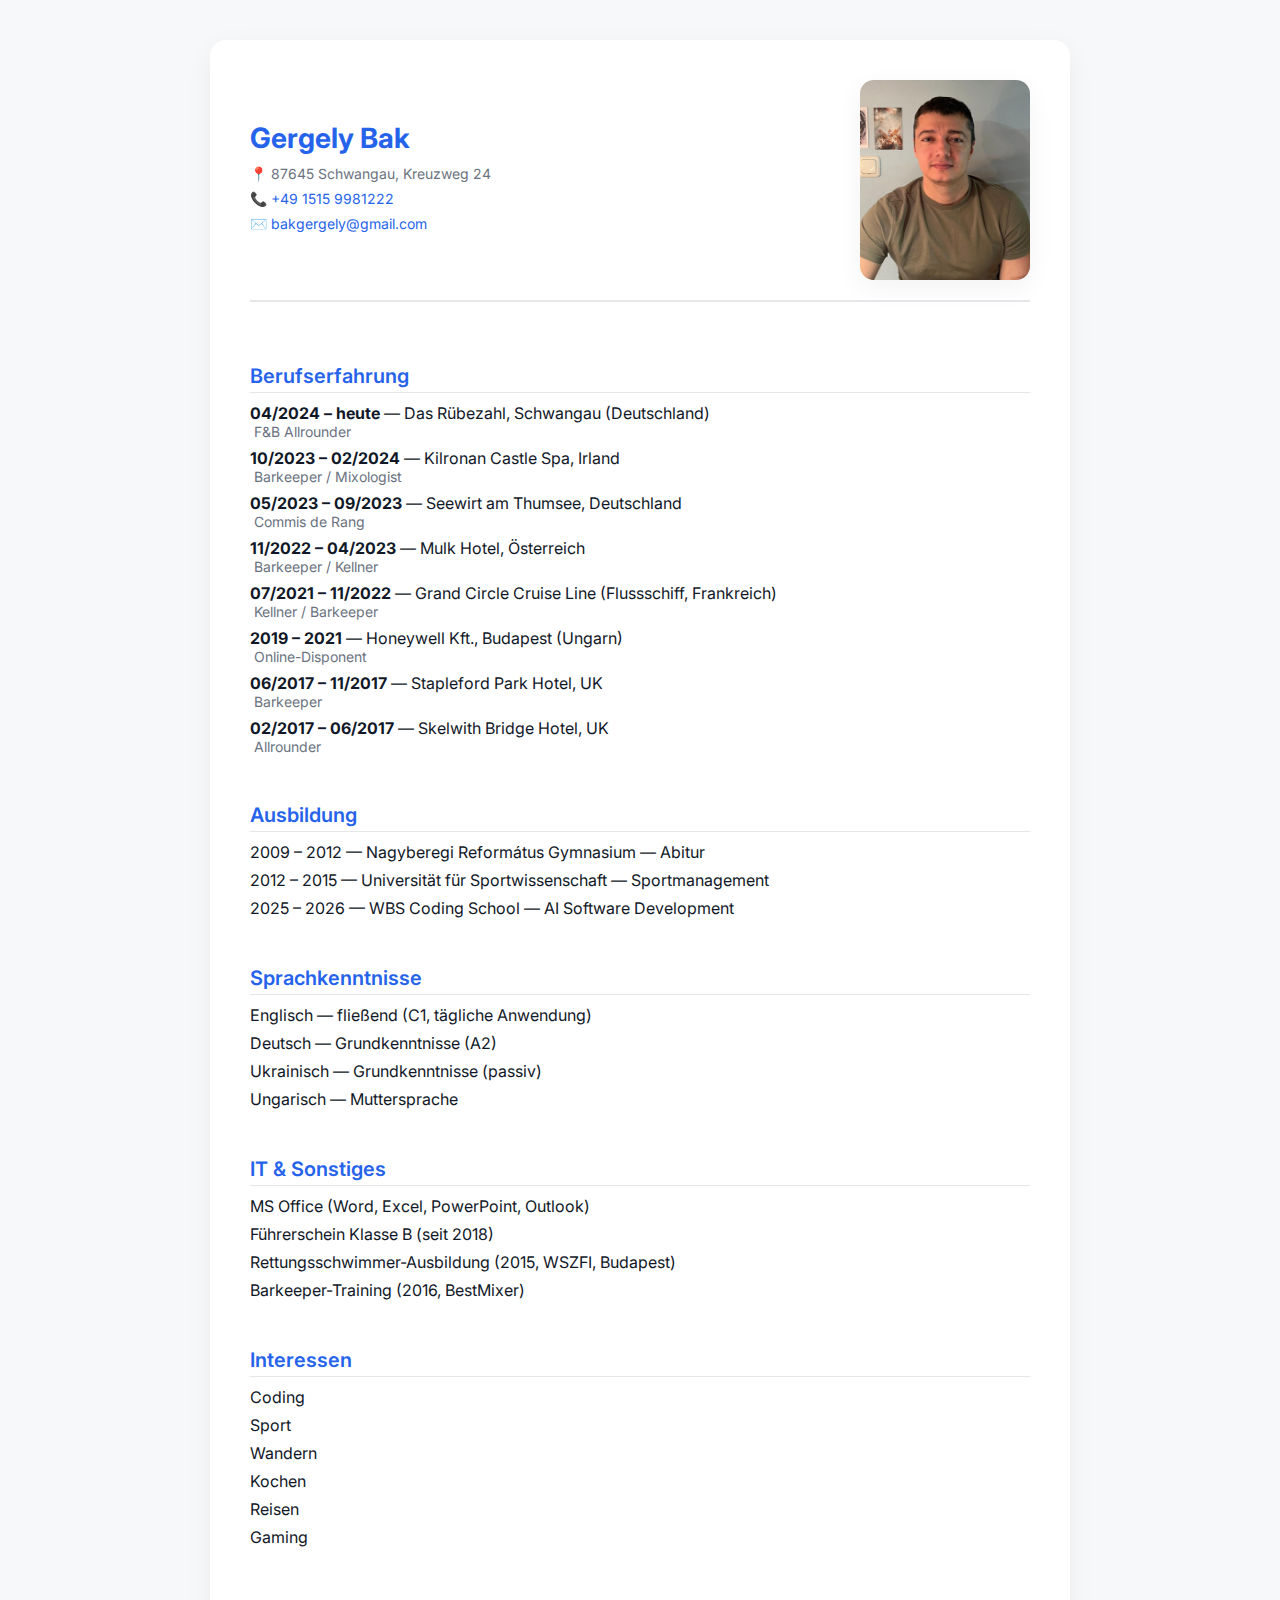
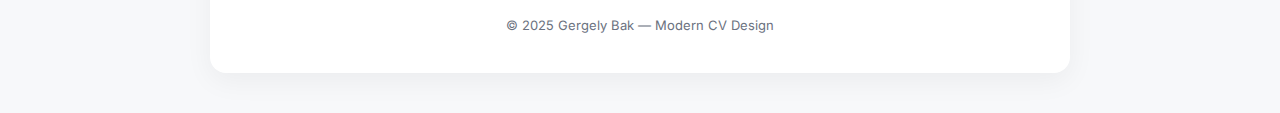
<file: index.html>
<!DOCTYPE html>
<html lang="de">
<head>
  <meta charset="utf-8" />
  <meta name="viewport" content="width=device-width,initial-scale=1" />
  <title>Lebenslauf — Gergely Bak</title>
  <link href="https://fonts.googleapis.com/css2?family=Inter:wght@300;400;600;700&display=swap" rel="stylesheet" />
  <style>
    :root {
      --bg: #f7f8fa;
      --card: #ffffff;
      --text: #111827;
      --muted: #6b7280;
      --accent: #2563eb;
      --shadow: 0 8px 28px rgba(0, 0, 0, 0.05);
      --radius: 16px;
      --maxw: 860px;
    }

    * {
      box-sizing: border-box;
      margin: 0;
      padding: 0;
    }

    body {
      font-family: 'Inter', system-ui, sans-serif;
      background: var(--bg);
      color: var(--text);
      display: flex;
      justify-content: center;
      padding: 40px 20px;
    }

    .cv-wrapper {
      width: 100%;
      max-width: var(--maxw);
      background: var(--card);
      border-radius: var(--radius);
      box-shadow: var(--shadow);
      padding: 40px;
      display: flex;
      flex-direction: column;
      gap: 32px;
    }

    header {
      display: flex;
      flex-direction: row;
      align-items: center;
      justify-content: space-between;
      flex-wrap: wrap;
      gap: 20px;
      border-bottom: 2px solid #e5e7eb;
      padding-bottom: 20px;
    }

    header img {
      border-radius: 14px;
      box-shadow: var(--shadow);
    }

    h1 {
      font-size: 28px;
      font-weight: 700;
      color: var(--accent);
    }

    h2 {
      margin-top: 20px;
      font-size: 20px;
      font-weight: 600;
      color: var(--accent);
      border-bottom: 1px solid #e5e7eb;
      padding-bottom: 4px;
    }

    ul {
      list-style: none;
      margin-top: 10px;
    }

    li {
      margin-bottom: 8px;
      color: var(--text);
    }

    p {
      color: var(--muted);
      margin-left: 4px;
      font-size: 14px;
    }

    a {
      color: var(--accent);
      text-decoration: none;
    }

    a:hover {
      text-decoration: underline;
    }

    section {
      background: var(--card);
      border-radius: var(--radius);
      padding: 10px 0;
    }

    footer {
      text-align: center;
      color: var(--muted);
      font-size: 13px;
      margin-top: 20px;
    }

    .contact-info li {
      font-size: 14px;
      color: var(--muted);
    }

    @media (max-width: 640px) {
      header {
        flex-direction: column;
        align-items: flex-start;
      }
      header img {
        width: 120px;
        height: auto;
      }
    }
  </style>
</head>
<body>
  <div class="cv-wrapper">
    <header>
      <div>
        <h1>Gergely Bak</h1>
        <ul class="contact-info">
          <li>📍 87645 Schwangau, Kreuzweg 24</li>
          <li>📞 <a href="tel:+4915159981222">+49 1515 9981222</a></li>
          <li>✉️ <a href="mailto:bakgergely@gmail.com">bakgergely@gmail.com</a></li>
        </ul>
      </div>
      <img src="prof.jpg" width="170" height="200" alt="Gergely Bak">
    </header>

    <main>
      <section>
        <h2>Berufserfahrung</h2>
        <ul>
          <li><strong>04/2024 – heute</strong> — Das Rübezahl, Schwangau (Deutschland) <p>F&amp;B Allrounder</p></li>
          <li><strong>10/2023 – 02/2024</strong> — Kilronan Castle Spa, Irland <p>Barkeeper / Mixologist</p></li>
          <li><strong>05/2023 – 09/2023</strong> — Seewirt am Thumsee, Deutschland <p>Commis de Rang</p></li>
          <li><strong>11/2022 – 04/2023</strong> — Mulk Hotel, Österreich <p>Barkeeper / Kellner</p></li>
          <li><strong>07/2021 – 11/2022</strong> — Grand Circle Cruise Line (Flussschiff, Frankreich) <p>Kellner / Barkeeper</p></li>
          <li><strong>2019 – 2021</strong> — Honeywell Kft., Budapest (Ungarn) <p>Online-Disponent</p></li>
          <li><strong>06/2017 – 11/2017</strong> — Stapleford Park Hotel, UK <p>Barkeeper</p></li>
          <li><strong>02/2017 – 06/2017</strong> — Skelwith Bridge Hotel, UK <p>Allrounder</p></li>
        </ul>
      </section>

      <section>
        <h2>Ausbildung</h2>
        <ul>
          <li>2009 – 2012 — Nagyberegi Református Gymnasium — Abitur</li>
          <li>2012 – 2015 — Universität für Sportwissenschaft — Sportmanagement</li>
          <li>2025 – 2026 — WBS Coding School — AI Software Development</li>
        </ul>
      </section>

      <section>
        <h2>Sprachkenntnisse</h2>
        <ul>
          <li>Englisch — fließend (C1, tägliche Anwendung)</li>
          <li>Deutsch — Grundkenntnisse (A2)</li>
          <li>Ukrainisch — Grundkenntnisse (passiv)</li>
          <li>Ungarisch — Muttersprache</li>
        </ul>
      </section>

      <section>
        <h2>IT &amp; Sonstiges</h2>
        <ul>
          <li>MS Office (Word, Excel, PowerPoint, Outlook)</li>
          <li>Führerschein Klasse B (seit 2018)</li>
          <li>Rettungsschwimmer-Ausbildung (2015, WSZFI, Budapest)</li>
          <li>Barkeeper-Training (2016, BestMixer)</li>
        </ul>
      </section>

      <section>
        <h2>Interessen</h2>
        <ul>
          <li>Coding</li>
          <li>Sport</li>
          <li>Wandern</li>
          <li>Kochen</li>
          <li>Reisen</li>
          <li>Gaming</li>
        </ul>
      </section>
    </main>

    <footer>
      © 2025 Gergely Bak — Modern CV Design
    </footer>
  </div>
</body>
</html>
</file>
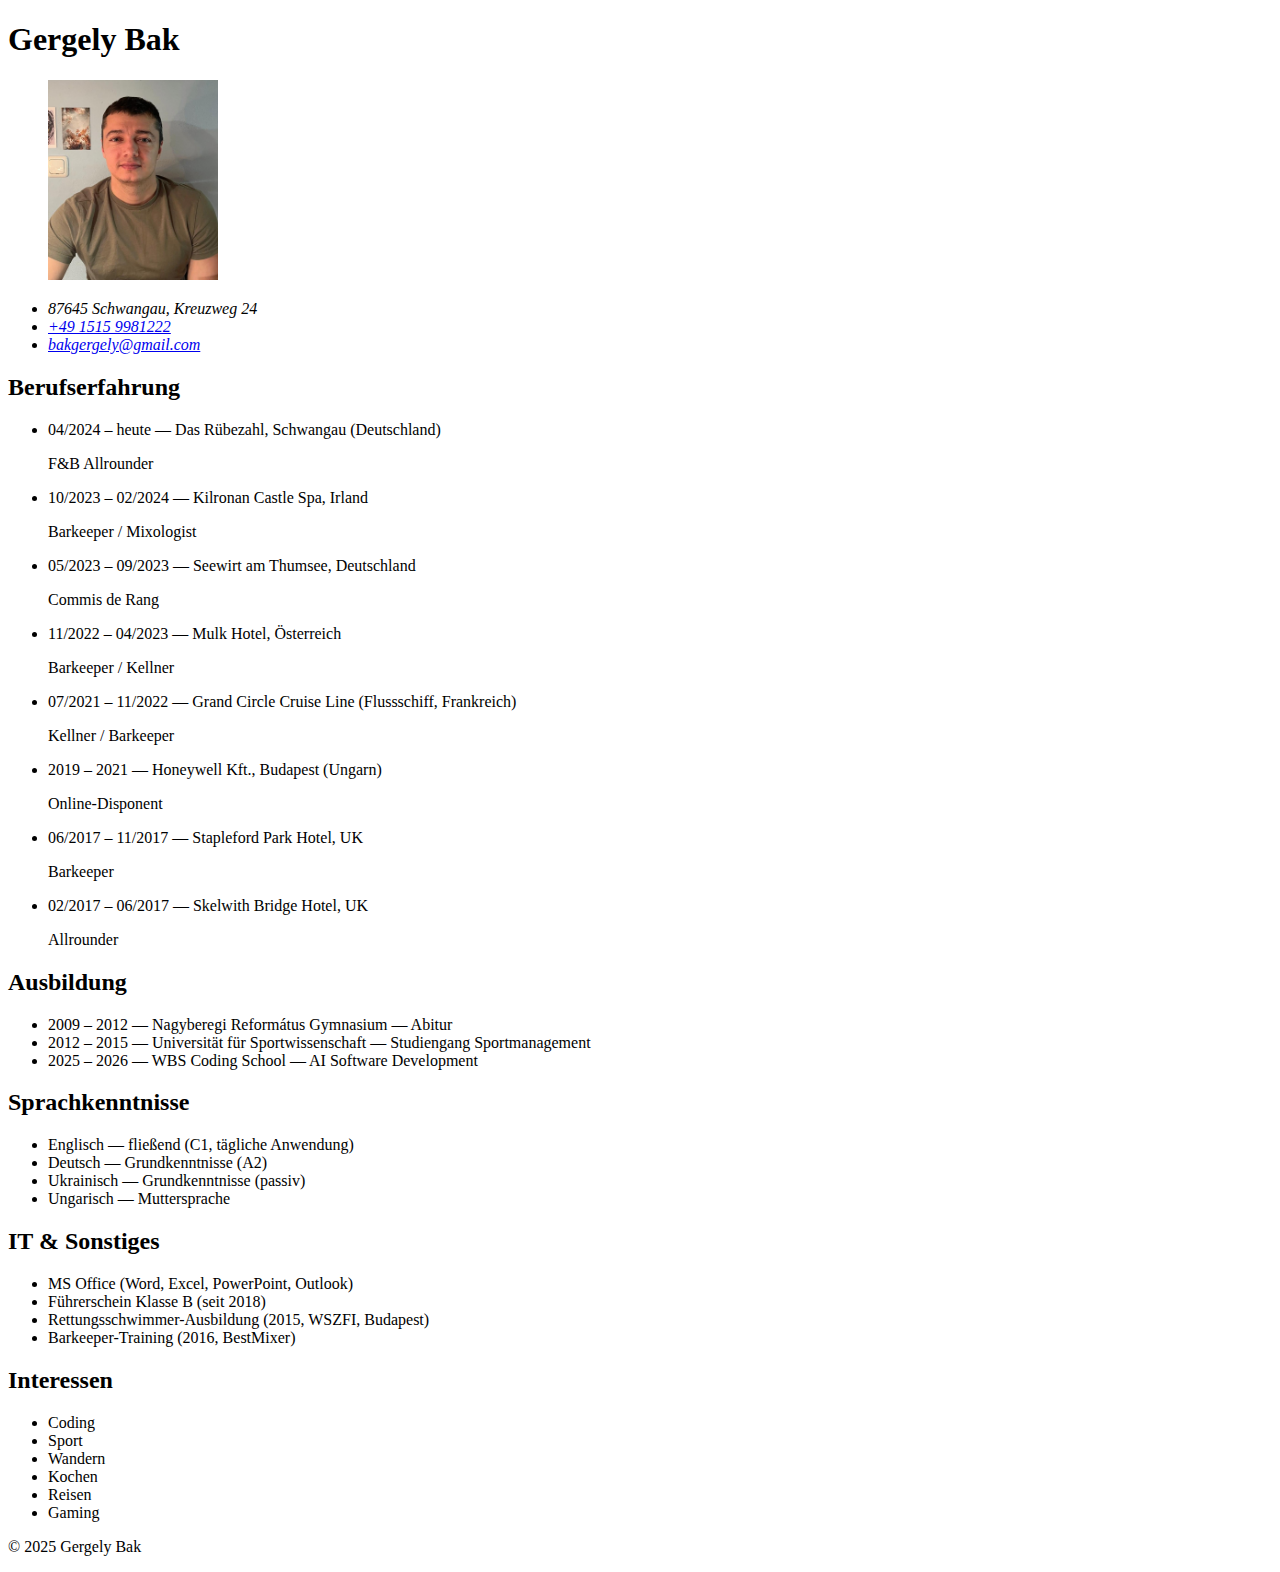
<file: index - semantic.html>
<!DOCTYPE html>
<html lang="de">
<head>
  <meta charset="utf-8">
  <meta name="viewport" content="width=device-width, initial-scale=1">
  <title>Lebenslauf — Gergely Bak</title>
</head>
<body>

  <header>
    <h1>Gergely Bak</h1>
    <figure>
      <img src="prof.jpg" width="170" height="200" alt="Gergely Bak">
    </figure>
    <address>
      <ul>
        <li>87645 Schwangau, Kreuzweg 24</li>
        <li><a href="tel:+4915159981222">+49 1515 9981222</a></li>
        <li><a href="mailto:bakgergely@gmail.com">bakgergely@gmail.com</a></li>
      </ul>
    </address>
  </header>

  <main>
    <section>
      <h2>Berufserfahrung</h2>
      <ul>
        <li>
          <time datetime="2024-04">04/2024</time> – heute — Das Rübezahl, Schwangau (Deutschland)
          <p>F&amp;B Allrounder</p>
        </li>
        <li>
          <time datetime="2023-10">10/2023</time> – <time datetime="2024-02">02/2024</time> — Kilronan Castle Spa, Irland
          <p>Barkeeper / Mixologist</p>
        </li>
        <li>
          <time datetime="2023-05">05/2023</time> – <time datetime="2023-09">09/2023</time> — Seewirt am Thumsee, Deutschland
          <p>Commis de Rang</p>
        </li>
        <li>
          <time datetime="2022-11">11/2022</time> – <time datetime="2023-04">04/2023</time> — Mulk Hotel, Österreich
          <p>Barkeeper / Kellner</p>
        </li>
        <li>
          <time datetime="2021-07">07/2021</time> – <time datetime="2022-11">11/2022</time> — Grand Circle Cruise Line (Flussschiff, Frankreich)
          <p>Kellner / Barkeeper</p>
        </li>
        <li>
          2019 – 2021 — Honeywell Kft., Budapest (Ungarn)
          <p>Online-Disponent</p>
        </li>
        <li>
          <time datetime="2017-06">06/2017</time> – <time datetime="2017-11">11/2017</time> — Stapleford Park Hotel, UK
          <p>Barkeeper</p>
        </li>
        <li>
          <time datetime="2017-02">02/2017</time> – <time datetime="2017-06">06/2017</time> — Skelwith Bridge Hotel, UK
          <p>Allrounder</p>
        </li>
      </ul>
    </section>

    <section>
      <h2>Ausbildung</h2>
      <ul>
        <li>2009 – 2012 — Nagyberegi Református Gymnasium — Abitur</li>
        <li>2012 – 2015 — Universität für Sportwissenschaft — Studiengang Sportmanagement</li>
        <li>2025 – 2026 — WBS Coding School — AI Software Development</li>
      </ul>
    </section>

    <section>
      <h2>Sprachkenntnisse</h2>
      <ul>
        <li>Englisch — fließend (C1, tägliche Anwendung)</li>
        <li>Deutsch — Grundkenntnisse (A2)</li>
        <li>Ukrainisch — Grundkenntnisse (passiv)</li>
        <li>Ungarisch — Muttersprache</li>
      </ul>
    </section>

    <section>
      <h2>IT &amp; Sonstiges</h2>
      <ul>
        <li>MS Office (Word, Excel, PowerPoint, Outlook)</li>
        <li>Führerschein Klasse B (seit 2018)</li>
        <li>Rettungsschwimmer-Ausbildung (2015, WSZFI, Budapest)</li>
        <li>Barkeeper-Training (2016, BestMixer)</li>
      </ul>
    </section>

    <section>
      <h2>Interessen</h2>
      <ul>
        <li>Coding</li>
        <li>Sport</li>
        <li>Wandern</li>
        <li>Kochen</li>
        <li>Reisen</li>
        <li>Gaming</li>
      </ul>
    </section>
  </main>

  <footer>
    <p>&copy; 2025 Gergely Bak</p>
  </footer>

</body>
</html>
</file>
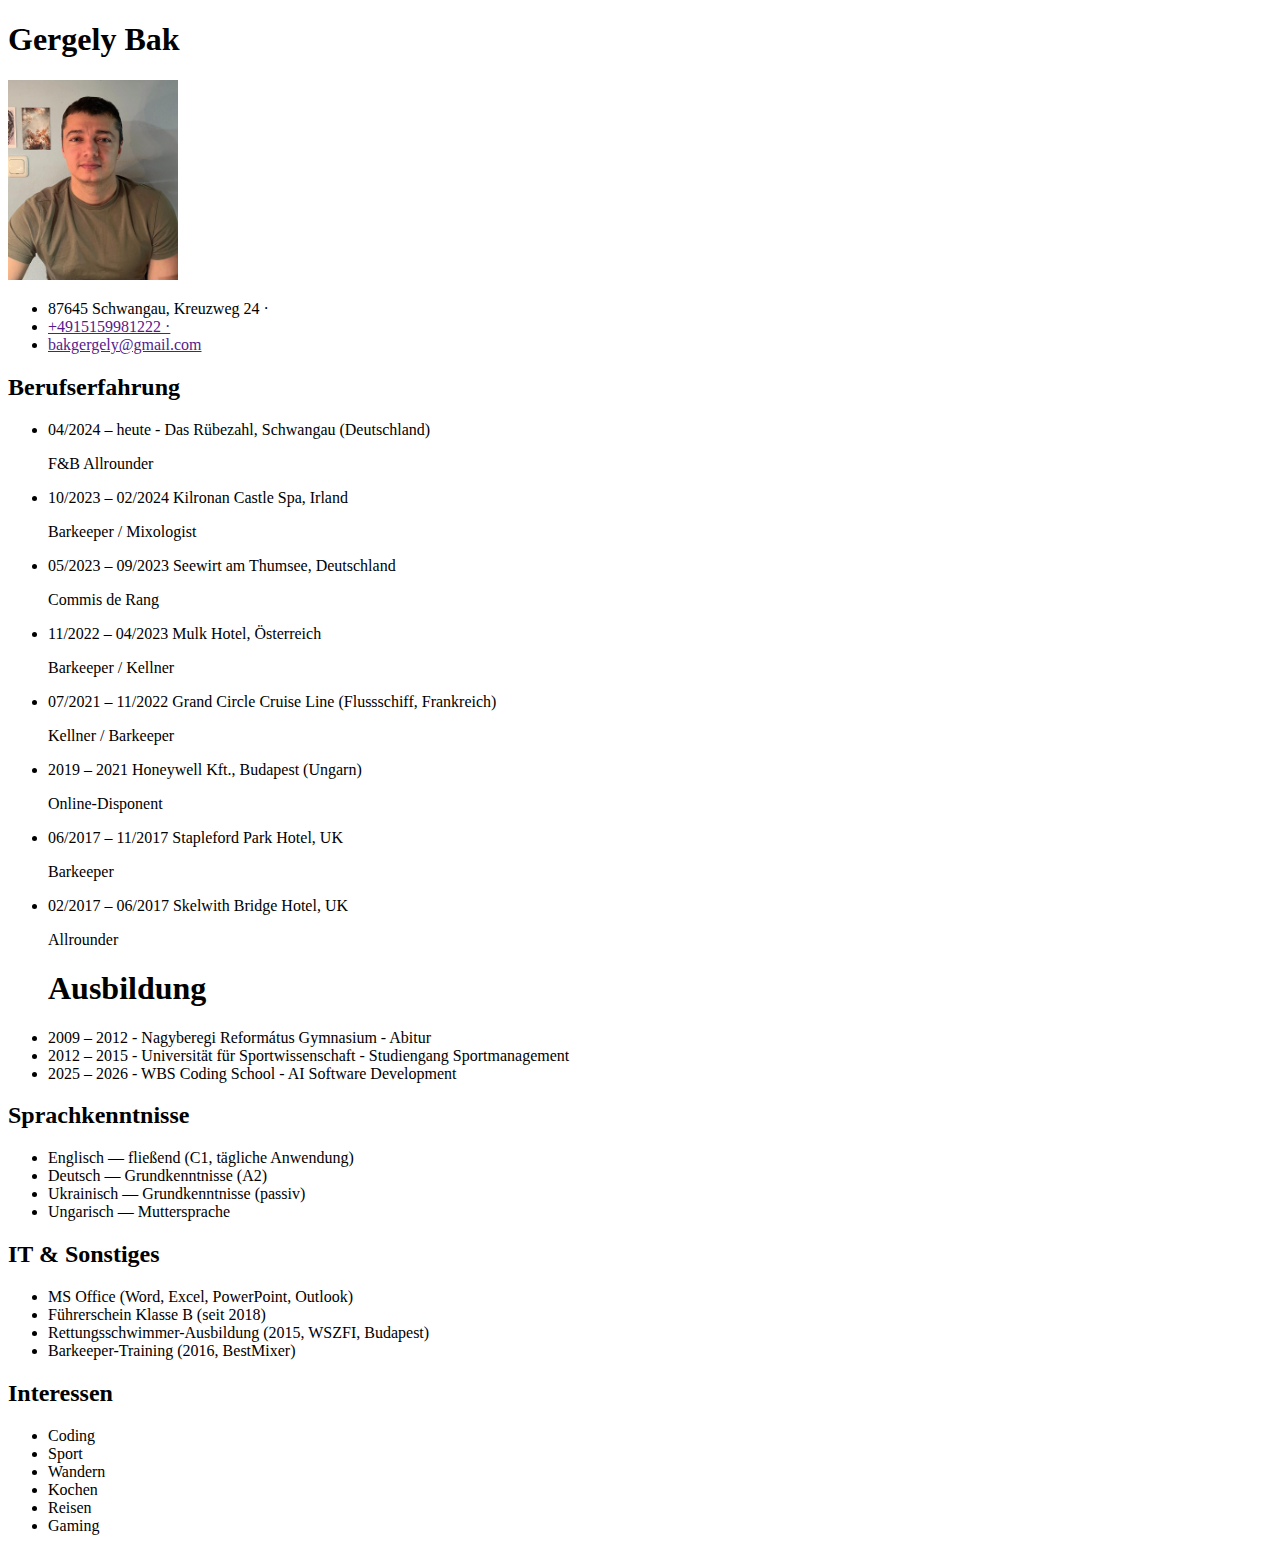
<file: index basic.html>
<!DOCTYPE html>
<html lang ="de"
<head>
<meta charset="utf-8">
<meta name="viewport" content="width=device-width,initial-scale=1">
<title>Lebenslauf — Gergely Bak</title
  <header>
    <body>

    <h1>Gergely Bak</h1>
<img src="prof.jpg" width="170" height="200" alt="Gergely Bak">
    
        <ul>
         <li>87645 Schwangau, Kreuzweg 24 ·
         <li> <a href=>+4915159981222 ·</a>
         <li> <a href=> bakgergely@gmail.com</a>
        </ul>
    
  </header>
    <main>
      <section>
        <h2>Berufserfahrung</h2>
        <ul>
        <li>04/2024 – heute - Das Rübezahl, Schwangau (Deutschland) <p>F&B Allrounder</p>
        <li>10/2023 – 02/2024 Kilronan Castle  Spa, Irland <p> Barkeeper / Mixologist</p>
        <li>05/2023 – 09/2023 Seewirt am Thumsee, Deutschland <p>Commis de Rang</p>
        <li>11/2022 – 04/2023 Mulk Hotel, Österreich<p>Barkeeper / Kellner</p>
        <li>07/2021 – 11/2022 Grand Circle Cruise Line (Flussschiff, Frankreich)<p> Kellner / Barkeeper</p>
        <li>2019 – 2021  Honeywell Kft., Budapest (Ungarn) <p>Online-Disponent</p>
        <li>06/2017 – 11/2017 Stapleford Park Hotel, UK <p>Barkeeper</p>
        <li>02/2017 – 06/2017 Skelwith Bridge Hotel, UK <p>Allrounder</p>
        <h1>Ausbildung</h1>
        <li>2009 – 2012 -  Nagyberegi Református Gymnasium - Abitur
        <li>2012 – 2015 - Universität für Sportwissenschaft - Studiengang Sportmanagement
        <li>2025 – 2026 - WBS Coding School -  AI Software Development
            </ul>

        <h2>Sprachkenntnisse</h2>
        <ul>
          <li>Englisch — fließend (C1, tägliche Anwendung)</li>
          <li>Deutsch — Grundkenntnisse (A2)</li>
          <li>Ukrainisch — Grundkenntnisse (passiv)</li>
          <li>Ungarisch — Muttersprache</li>
        </ul>
        <h2>IT &amp; Sonstiges</h2>
        <ul>
          
         <li>MS Office (Word, Excel, PowerPoint, Outlook)
          <li>Führerschein Klasse B (seit 2018)
          <li>Rettungsschwimmer-Ausbildung (2015, WSZFI, Budapest)
          <li>Barkeeper-Training (2016, BestMixer)
        </ul>

        <h2>Interessen</h2>
        <ul>
        <li>Coding
        <li>Sport
        <li> Wandern
        <li>Kochen
        <li> Reisen
        <li>Gaming
            </ul>

</body>
</html>
</file>
